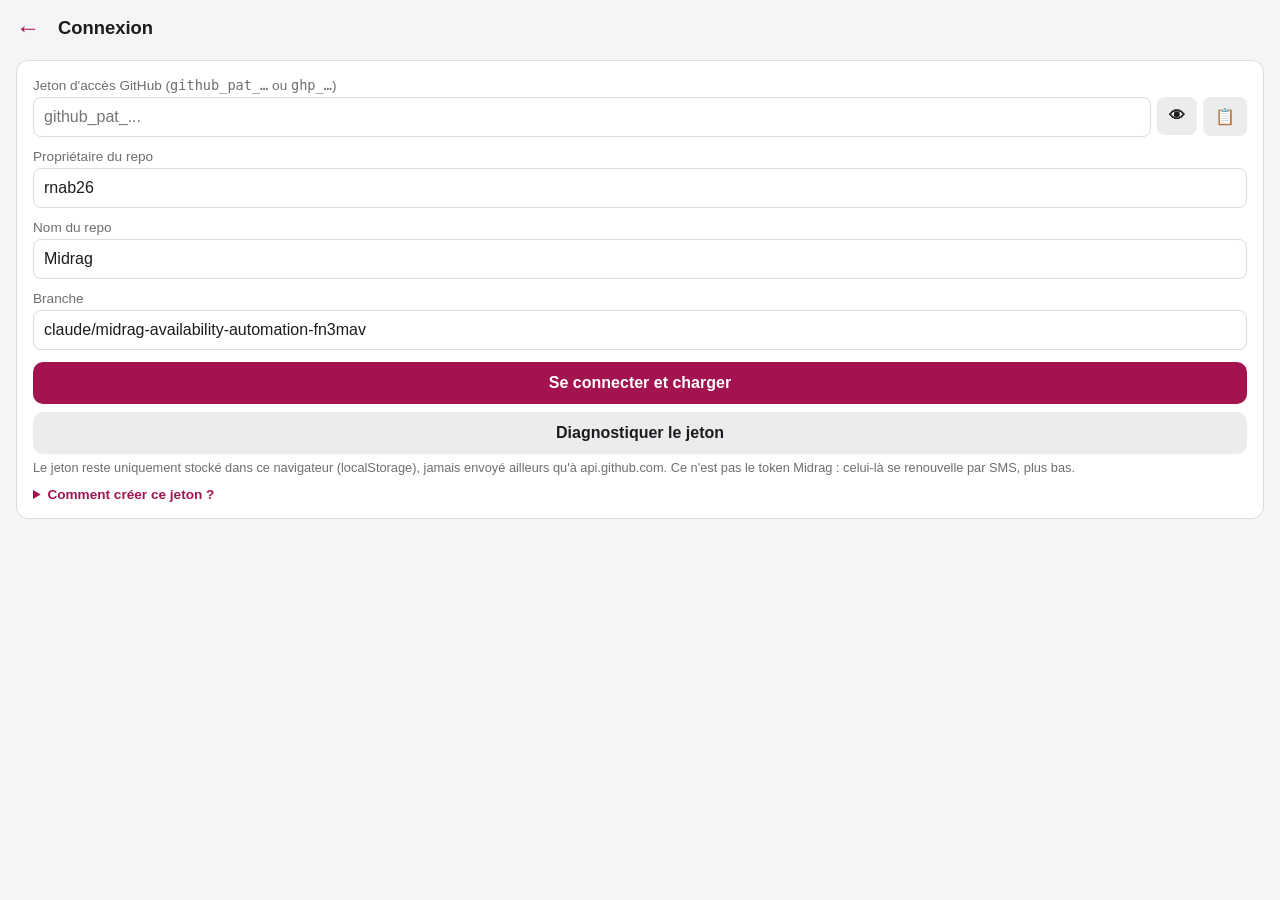
<file: docs/index.html>
<!doctype html>
<html lang="fr">
<head>
<meta charset="utf-8">
<meta name="viewport" content="width=device-width, initial-scale=1">
<title>Midrag — planning de disponibilité</title>
<link rel="manifest" href="manifest.webmanifest">
<meta name="theme-color" content="#a3134f">
<link rel="icon" type="image/png" href="icons/icon-192.png">
<link rel="apple-touch-icon" href="icons/icon-192.png">
<style>
  :root {
    --bg: #f5f5f7;
    --card: #ffffff;
    --text: #1c1c1e;
    --muted: #6e6e73;
    --border: #dcdce0;
    --accent: #a3134f;
    --accent-dark: #7d0e3d;
    --ok: #1e7e34;
    --err: #b3261e;
    --today-bg: #fdeef4;
  }
  * { box-sizing: border-box; }
  body {
    margin: 0;
    font-family: -apple-system, BlinkMacSystemFont, "Segoe UI", Roboto, Arial, sans-serif;
    background: var(--bg);
    color: var(--text);
    padding: 16px;
    padding-bottom: 140px;
  }
  h1 {
    font-size: 1.3rem;
    margin: 0 0 4px;
  }
  .sub {
    color: var(--muted);
    font-size: 0.9rem;
    margin-bottom: 16px;
  }
  .card {
    background: var(--card);
    border: 1px solid var(--border);
    border-radius: 12px;
    padding: 16px;
    margin-bottom: 16px;
  }
  .card h2 {
    font-size: 1rem;
    margin: 0 0 12px;
  }
  label {
    display: block;
    font-size: 0.85rem;
    color: var(--muted);
    margin-bottom: 4px;
  }
  input[type=text], input[type=password], input[type=number], select {
    width: 100%;
    padding: 10px;
    border: 1px solid var(--border);
    border-radius: 8px;
    font-size: 1rem;
    margin-bottom: 12px;
    background: #fff;
    color: var(--text);
  }
  .pat-row {
    display: flex;
    gap: 6px;
    align-items: flex-start;
  }
  .pat-row input { flex: 1; margin-bottom: 12px; }
  .pat-btn {
    background: #ececef;
    color: var(--text);
    width: auto;
    padding: 10px 12px;
    border-radius: 8px;
    font-size: 1rem;
    flex-shrink: 0;
  }
  button {
    appearance: none;
    border: none;
    border-radius: 10px;
    padding: 12px 18px;
    font-size: 1rem;
    font-weight: 600;
    cursor: pointer;
  }
  .btn-primary {
    background: var(--accent);
    color: #fff;
    width: 100%;
  }
  .btn-primary:active { background: var(--accent-dark); }
  .btn-secondary {
    background: #ececef;
    color: var(--text);
    width: 100%;
  }
  .btn-primary:disabled, .btn-secondary:disabled {
    opacity: 0.5;
  }
  /* --- Barre du haut, menu, panneaux --- */
  .topbar {
    position: sticky; top: 0; z-index: 20;
    display: flex; align-items: center; gap: 12px;
    margin: -16px -16px 12px; padding: 12px 16px;
    background: var(--bg); border-bottom: 1px solid var(--border);
  }
  .topbar-title { font-weight: 700; font-size: 1.1rem; flex: 1; }
  .menu-btn { position: relative; background: var(--card); border: 1px solid var(--border); color: var(--text); font-size: 1.3rem; line-height: 1; padding: 8px 12px; border-radius: 10px; }
  .menu-btn .dot { display: none; position: absolute; top: 4px; right: 4px; width: 10px; height: 10px; border-radius: 50%; background: var(--err); border: 2px solid var(--bg); }
  .menu-btn.alert .dot { display: block; }
  .pill { font-size: 0.8rem; font-weight: 600; padding: 6px 12px; border-radius: 999px; background: #eceef0; color: var(--muted); }
  .pill.ok { background: #e6f4ea; color: var(--ok); }
  .pill.warn { background: #fff3d6; color: #8a5a00; }
  .pill.err { background: #fbe9e7; color: var(--err); }
  .backdrop { display: none; position: fixed; inset: 0; background: rgba(0,0,0,.4); z-index: 50; }
  .backdrop.open { display: block; }
  .drawer {
    position: fixed; top: 0; bottom: 0; left: 0; z-index: 60;
    width: min(82vw, 320px); background: var(--card); padding: 16px 12px;
    display: flex; flex-direction: column; gap: 4px;
    transform: translateX(-102%); transition: transform .2s ease; overflow-y: auto;
  }
  .drawer.open { transform: none; box-shadow: 4px 0 24px rgba(0,0,0,.2); }
  .drawer-title { font-weight: 700; font-size: 1.1rem; padding: 4px 12px 12px; }
  .drawer-item { width: 100%; text-align: left; background: none; color: var(--text); font-weight: 500; font-size: 1rem; padding: 14px 12px; border-radius: 10px; display: flex; justify-content: space-between; align-items: center; }
  .drawer-item:active { background: #f0f0f3; }
  .drawer-item .tag { font-size: 0.7rem; font-weight: 700; color: #fff; background: var(--err); border-radius: 999px; padding: 2px 8px; display: none; }
  .drawer-item.alert .tag { display: inline-block; }
  .panel { position: fixed; inset: 0; z-index: 40; background: var(--bg); overflow-y: auto; padding: 0 16px 48px; }
  .panel[hidden] { display: none; }
  .panel-head { position: sticky; top: 0; z-index: 1; background: var(--bg); display: flex; align-items: center; gap: 8px; padding: 12px 0; margin-bottom: 4px; }
  .panel-head h2 { margin: 0; font-size: 1.15rem; }
  .back-btn { background: none; color: var(--accent); font-size: 1.5rem; line-height: 1; padding: 4px 10px 4px 0; width: auto; }
  .panel .card > h2 { display: none; }
  .panel-empty { display: none; background: var(--card); border: 1px solid var(--border); border-radius: 12px; padding: 16px; color: var(--muted); font-size: 0.9rem; }
  body:not(.connected) .panel:not([data-panel="auth"]) .panel-empty { display: block; }
  .savebar { position: fixed; left: 0; right: 0; bottom: 0; z-index: 30; background: var(--bg); border-top: 1px solid var(--border); padding: 10px 16px calc(10px + env(safe-area-inset-bottom)); }
  .savebar .status { margin: 0 0 8px; }
  /* --- Calendrier : un bloc par jour, des compartiments côte à côte --- */
  .date-block {
    background: var(--card); border: 1px solid var(--border); border-radius: 14px;
    padding: 12px; margin-bottom: 12px; box-shadow: 0 1px 3px rgba(0,0,0,.05);
  }
  .date-block.today { border-color: var(--accent); box-shadow: 0 0 0 2px var(--today-bg), 0 1px 3px rgba(0,0,0,.05); }
  .date-head { display: flex; justify-content: space-between; align-items: center; gap: 8px; margin-bottom: 10px; }
  .date-label { font-weight: 700; font-size: 0.95rem; }
  .date-label .badge-today {
    display: inline-block; font-size: 0.65rem; font-weight: 700; color: #fff;
    background: var(--accent); border-radius: 999px; padding: 2px 8px; margin-left: 6px; vertical-align: middle;
  }
  #schedule-card { background: none; border: none; padding: 0; margin-bottom: 8px; }
  #schedule-card > h2 { margin-bottom: 6px; }
  .slots { display: flex; flex-wrap: wrap; gap: 8px; }
  .slot-row {
    flex: 1 1 calc(50% - 4px); min-width: 0; display: flex; flex-direction: column; gap: 6px;
    padding: 8px; background: #fafafb; border: 1px solid var(--border); border-left: 5px solid #c4c7cc; border-radius: 10px;
  }
  .slot-row.m-now { border-left-color: #2e9e5b; background: #f3fbf6; }
  .slot-row.m-today { border-left-color: #e0a100; background: #fffaf0; }
  .slot-row.m-tomorrow { border-left-color: #2f6fd6; background: #f3f7fe; }
  .slot-row.m-unavailable { border-left-color: #8b9097; background: #f3f4f5; }
  .slot-top { display: flex; align-items: center; gap: 2px; }
  .slot-row select { margin-bottom: 0; padding: 7px 4px; font-size: 0.8rem; flex: 1; min-width: 0; }
  .slot-row .times { display: none; flex-direction: column; gap: 6px; }
  .slot-row .times.active { display: flex; }
  .slot-row .time-inputs { display: flex; flex-direction: column; gap: 4px; }
  .slot-row .time-row { display: flex; align-items: center; gap: 6px; font-size: 0.75rem; color: var(--muted); }
  .slot-row .time-row span { width: 14px; flex: none; }
  .slot-row .times input[type=time] { flex: 1; width: 0; min-width: 0; padding: 6px 4px; margin-bottom: 0; font-size: 0.85rem; }
  .full-day-label { display: flex; align-items: center; gap: 6px; font-size: 0.78rem; color: var(--muted); margin: 0; }
  .full-day-label input { width: auto; margin: 0; }
  .remove-slot-btn { background: none; color: var(--muted); font-size: 1rem; padding: 4px 6px; width: auto; }
  .remove-slot-btn:disabled { visibility: hidden; }
  .add-slot-btn { background: none; border: 1px dashed var(--accent); color: var(--accent); font-size: 0.8rem; padding: 6px 10px; width: auto; border-radius: 8px; white-space: nowrap; }
  .status {
    font-size: 0.9rem;
    margin-top: 10px;
    padding: 10px;
    border-radius: 8px;
    display: none;
  }
  .status.show { display: block; }
  .status.ok { background: #e6f4ea; color: var(--ok); }
  .status.err { background: #fbe9e7; color: var(--err); }
  .status.pending { background: #eef1f3; color: var(--muted); }
  details { font-size: 0.85rem; color: var(--muted); }
  summary { cursor: pointer; color: var(--accent); font-weight: 600; }
  .hint { font-size: 0.8rem; color: var(--muted); margin-top: 6px; margin-bottom: 12px; }
  .state-line {
    display: flex;
    justify-content: space-between;
    align-items: baseline;
    gap: 12px;
    padding: 8px 0;
    border-bottom: 1px solid var(--border);
    font-size: 0.9rem;
  }
  .state-line:last-of-type { border-bottom: none; }
  .state-line .k { color: var(--muted); }
  .state-line .v { font-weight: 600; text-align: right; }
  .v.ok { color: var(--ok); }
  .v.err { color: var(--err); }
  .v.warn { color: #b26a00; }
  .banner {
    background: #fbe9e7;
    color: var(--err);
    border-radius: 8px;
    padding: 12px;
    font-size: 0.9rem;
    margin-bottom: 12px;
  }
  .banner a { color: inherit; }
</style>
</head>
<body>

<header class="topbar">
  <button type="button" class="menu-btn" id="menu-btn" aria-label="Menu">☰<span class="dot"></span></button>
  <div class="topbar-title">Midrag</div>
  <button type="button" class="pill off" id="bot-pill">Non connecté</button>
</header>

<div class="backdrop" id="backdrop"></div>
<nav class="drawer" id="drawer" aria-label="Menu">
  <div class="drawer-title">Menu</div>
  <button type="button" class="drawer-item" data-open="state">📊 État du bot <span class="tag">!</span></button>
  <button type="button" class="drawer-item" data-open="token">🔑 Renouveler le token <span class="tag">!</span></button>
  <button type="button" class="drawer-item" data-open="notify">🔔 Notifications</button>
  <button type="button" class="drawer-item" data-open="settings">⚙️ Réglages</button>
  <button type="button" class="drawer-item" data-open="auth">🔌 Connexion</button>
  <button type="button" class="drawer-item" id="install-btn" style="display:none;">📲 Installer l'application</button>
</nav>

<div class="card" id="schedule-card" style="display:none;">
  <h2>Calendrier de disponibilité</h2>
  <div class="hint" style="margin-top:0;">Tu peux ajouter plusieurs créneaux sur une même journée (ex: 10h-14h puis 18h-21h) avec "+ Ajouter un créneau". En dehors des créneaux configurés, le bot ne touche à rien — Midrag applique alors sa propre expiration automatique (voir l'explication dans le chat).</div>
  <div id="dates-list"></div>
  <button class="btn-secondary" id="more-btn" style="margin-top:4px;">+ Voir 7 jours de plus</button>
</div>

<div class="savebar">
  <div class="status js-status" id="status"></div>
  <button class="btn-primary js-save" id="save-btn">Enregistrer le planning</button>
</div>

<section class="panel" id="panel-auth" data-panel="auth" hidden>
  <div class="panel-head"><button type="button" class="back-btn" data-close aria-label="Retour">←</button><h2>Connexion</h2></div>
  <div class="panel-empty">Connecte-toi d'abord : menu ☰ → Connexion.</div>
<div class="card" id="auth-card">
  <h2>Connexion</h2>
  <label for="pat">Jeton d'accès GitHub (<code>github_pat_…</code> ou <code>ghp_…</code>)</label>
  <div class="pat-row">
    <input type="password" id="pat" placeholder="github_pat_..." autocomplete="off">
    <button type="button" class="pat-btn" id="pat-toggle" title="Afficher/masquer">👁</button>
    <button type="button" class="pat-btn" id="pat-copy" title="Copier">📋</button>
  </div>
  <label for="owner">Propriétaire du repo</label>
  <input type="text" id="owner" value="rnab26">
  <label for="repo">Nom du repo</label>
  <input type="text" id="repo" value="Midrag">
  <label for="branch">Branche</label>
  <input type="text" id="branch" value="claude/midrag-availability-automation-fn3mav">
  <div class="hint" id="pat-warning" style="display:none;color:var(--err);"></div>
  <button class="btn-primary" id="connect-btn">Se connecter et charger</button>
  <button class="btn-secondary" id="diag-btn" style="margin-top:8px;">Diagnostiquer le jeton</button>
  <div id="pat-diag" style="display:none;margin-top:10px;font-size:0.85rem;line-height:1.5;"></div>
  <div class="hint">Le jeton reste uniquement stocké dans ce navigateur (localStorage), jamais envoyé ailleurs qu'à api.github.com. Ce n'est pas le token Midrag : celui-là se renouvelle par SMS, plus bas.</div>
  <details>
    <summary>Comment créer ce jeton ?</summary>
    <p>GitHub → ton avatar → Settings → Developer settings → Personal access tokens → Fine-grained tokens → Generate new token.</p>
    <p>Repository access : seulement "Midrag". Permissions, toutes en <strong>Read and write</strong> : <strong>Contents</strong> (planning), <strong>Secrets</strong> (renouvellement du token Midrag), <strong>Actions</strong> (exécutions), <strong>Issues</strong> (état du bot) et <strong>Workflows</strong> (fréquence). Copie le jeton généré et colle-le ici.</p>
    <p>Sur un jeton déjà créé, les permissions se modifient sans changer sa valeur : <a href="https://github.com/settings/personal-access-tokens" target="_blank" rel="noopener">liste des fine-grained tokens</a> → ton jeton → section <em>Repository permissions</em> → <em>Update token</em>.</p>
    <p><strong>Plus simple si la liste des permissions te résiste</strong> : un <a href="https://github.com/settings/tokens/new" target="_blank" rel="noopener">jeton classique</a> avec les deux cases <code>repo</code> et <code>workflow</code> couvre tout d'un coup (il commence par <code>ghp_</code>). Contrepartie : il donne accès à tous tes repos, pas seulement Midrag.</p>
    <p>En cas de doute, le bouton « Diagnostiquer le jeton » teste chaque permission une par une et dit laquelle manque.</p>
  </details>
</div>

</section>

<section class="panel" id="panel-state" data-panel="state" hidden>
  <div class="panel-head"><button type="button" class="back-btn" data-close aria-label="Retour">←</button><h2>État du bot</h2></div>
  <div class="panel-empty">Connecte-toi d'abord : menu ☰ → Connexion.</div>
<div class="card" id="state-card" style="display:none;">
  <h2>État du bot</h2>
  <div id="state-banner" class="banner" style="display:none;"></div>
  <div class="state-line"><span class="k">Dernière exécution</span><span class="v" id="state-run">…</span></div>
  <div class="state-line"><span class="k">Token Midrag</span><span class="v" id="state-token">…</span></div>
  <button class="btn-secondary" id="refresh-state-btn" style="margin-top:12px;">Rafraîchir l'état</button>
  <div class="status js-status"></div>
</div>

</section>

<section class="panel" id="panel-token" data-panel="token" hidden>
  <div class="panel-head"><button type="button" class="back-btn" data-close aria-label="Retour">←</button><h2>Renouveler le token</h2></div>
  <div class="panel-empty">Connecte-toi d'abord : menu ☰ → Connexion.</div>
<div class="card" id="token-card" style="display:none;">
  <h2>Renouveler le token Midrag</h2>

  <div id="renew-setup" style="display:none;">
    <div class="hint" style="margin-top:0;">À faire <strong>une seule fois</strong>. Tes identifiants Midrag sont rangés dans les secrets chiffrés du repo (jamais dans le code). Le jeton GitHub de cette page y est copié aussi, pour que le renouvellement puisse s'écrire tout seul.</div>
    <label for="renew-sp">Code fournisseur (קוד ספק)</label>
    <input type="text" id="renew-sp" inputmode="numeric" autocomplete="off" placeholder="12345">
    <label for="renew-phone">Téléphone Midrag</label>
    <input type="text" id="renew-phone" inputmode="numeric" autocomplete="off" placeholder="0501234567">
    <label for="renew-company">N° entreprise (עוסק/חברה)</label>
    <input type="text" id="renew-company" inputmode="numeric" autocomplete="off">
    <button class="btn-primary" id="renew-activate-btn">Activer le renouvellement</button>
  </div>

  <div id="renew-start" style="display:none;">
    <div class="hint" style="margin-top:0;">Le token dure environ un mois. Touche le bouton : Midrag t'envoie un code par SMS, tu le tapes ici, c'est fini.</div>
    <button class="btn-primary" id="renew-send-btn">Renouveler le token</button>
    <button class="btn-secondary" id="renew-edit-btn" style="margin-top:8px;">Modifier mes identifiants</button>
  </div>

  <div id="renew-code" style="display:none;">
    <label for="renew-code-input">Code reçu par SMS (6 chiffres)</label>
    <input type="text" id="renew-code-input" inputmode="numeric" autocomplete="one-time-code" maxlength="6" placeholder="123456">
    <button class="btn-primary" id="renew-verify-btn">Valider le code</button>
    <button class="btn-secondary" id="renew-resend-btn" style="margin-top:8px;">Recevoir un nouveau code</button>
  </div>

  <div class="status" id="token-status"></div>

</div>

</section>

<section class="panel" id="panel-notify" data-panel="notify" hidden>
  <div class="panel-head"><button type="button" class="back-btn" data-close aria-label="Retour">←</button><h2>Notifications</h2></div>
  <div class="panel-empty">Connecte-toi d'abord : menu ☰ → Connexion.</div>
<div class="card" id="notify-card" style="display:none;">
  <h2>Notifications sur ce téléphone</h2>
  <div class="hint" style="margin-top:0;">Reçois une notification quand le token Midrag doit être renouvelé (une par jour, à l'heure réglée dans Réglages, pendant les jours qui précèdent l'expiration) ou quand le bot est bloqué. Un seul appareil à la fois : le dernier sur lequel tu les actives.</div>
  <div id="notify-off" style="display:none;">
    <button class="btn-primary" id="notify-enable-btn">Activer les notifications</button>
  </div>
  <div id="notify-on" style="display:none;">
    <button class="btn-secondary" id="notify-test-btn">Envoyer une notification test</button>
    <button class="btn-secondary" id="notify-disable-btn" style="margin-top:8px;">Désactiver</button>
  </div>
  <div class="hint" id="install-hint" style="display:none;">Pour des notifications fiables, installe l'application : menu Chrome ⋮ → « Installer l'application ».</div>
  <div class="status" id="notify-status"></div>
</div>

</section>

<section class="panel" id="panel-settings" data-panel="settings" hidden>
  <div class="panel-head"><button type="button" class="back-btn" data-close aria-label="Retour">←</button><h2>Réglages</h2></div>
  <div class="panel-empty">Connecte-toi d'abord : menu ☰ → Connexion.</div>
<div class="card" id="settings-card" style="display:none;">
  <h2>Réglages</h2>
  <label for="sector">Secteur Midrag (sectorId)</label>
  <input type="number" id="sector" value="21">

  <label for="cadence">Fréquence de réactualisation</label>
  <select id="cadence">
    <option value="5">Toutes les 5 minutes</option>
    <option value="10">Toutes les 10 minutes</option>
    <option value="15" selected>Toutes les 15 minutes</option>
    <option value="20">Toutes les 20 minutes</option>
    <option value="30">Toutes les 30 minutes</option>
    <option value="45">Toutes les 45 minutes</option>
    <option value="60">Toutes les heures</option>
  </select>
  <div class="hint">Doit rester bien en dessous d'1h (l'expiration de "disponible maintenant"). 15 min laisse une bonne marge ; 45/60 min laissent moins de marge en cas de délai GitHub.</div>

  <label for="alert-days">Prévenir avant l'expiration du token</label>
  <select id="alert-days">
    <option value="1">1 jour avant</option>
    <option value="2">2 jours avant</option>
    <option value="3" selected>3 jours avant</option>
    <option value="5">5 jours avant</option>
    <option value="7">7 jours avant</option>
  </select>
  <div class="hint">À partir de ce délai, le bot t'envoie une notification par jour et ouvre une issue d'avertissement — une seule, refermée toute seule dès que le token est renouvelé. Sans ça, tu n'es prévenu qu'une fois la disponibilité déjà tombée.</div>

  <label for="notify-hour">Heure de la notification de rappel</label>
  <select id="notify-hour">
    <option value="6">06h00</option>
    <option value="7">07h00</option>
    <option value="8">08h00</option>
    <option value="9" selected>09h00</option>
    <option value="10">10h00</option>
    <option value="11">11h00</option>
    <option value="12">12h00</option>
    <option value="13">13h00</option>
    <option value="14">14h00</option>
    <option value="15">15h00</option>
    <option value="16">16h00</option>
    <option value="17">17h00</option>
    <option value="18">18h00</option>
    <option value="19">19h00</option>
    <option value="20">20h00</option>
    <option value="21">21h00</option>
    <option value="22">22h00</option>
  </select>
  <div class="hint">Heure d'Israël. La notification ne part que si tu as activé les notifications (menu → Notifications).</div>

  <label for="planning-alert-days">Prévenir avant la fin du planning</label>
  <select id="planning-alert-days">
    <option value="1">1 jour avant</option>
    <option value="2" selected>2 jours avant</option>
    <option value="3">3 jours avant</option>
    <option value="5">5 jours avant</option>
    <option value="7">7 jours avant</option>
  </select>
  <div class="hint">Le planning est daté jour par jour : quand la dernière date est passée, le bot tourne sans rien repointer. Une issue s'ouvre à l'approche de cette date, et se referme dès que tu remets des créneaux. Un jour réglé sur « Pas disponible » compte comme configuré.</div>

  <button class="btn-primary js-save" id="save-btn-2">Enregistrer les réglages</button>
  <div class="status js-status"></div>
</div>
</section>

<script>
const DAY_NAMES = ["Dimanche", "Lundi", "Mardi", "Mercredi", "Jeudi", "Vendredi", "Samedi"];
const MONTH_NAMES = ["janvier", "février", "mars", "avril", "mai", "juin", "juillet", "août", "septembre", "octobre", "novembre", "décembre"];
const MODES = [
  { value: "", label: "Ne rien faire" },
  { value: "now", label: "Dispo maintenant" },
  { value: "today", label: "Dispo aujourd'hui" },
  { value: "tomorrow", label: "Dispo demain" },
  { value: "unavailable", label: "Pas dispo" },
];
const CONFIG_PATH = "midrag_bot/config.yaml";
const DEFAULT_ALERT_DAYS = "3";
const DEFAULT_PLANNING_ALERT_DAYS = "2";
const DEFAULT_NOTIFY_HOUR = "9";
const WORKFLOW_PATH = ".github/workflows/midrag-availability.yml";
const INITIAL_DAYS = 14;
const EXTEND_DAYS = 7;

const $ = (id) => document.getElementById(id);
let visibleDates = [];

let statusTimer = null;
function setStatus(kind, msg) {
  document.querySelectorAll(".js-status").forEach((el) => {
    el.className = "status js-status show " + kind;
    el.textContent = msg;
  });
  // Un succès s'efface seul : la barre du bas ne doit pas rester encombrée.
  clearTimeout(statusTimer);
  if (kind === "ok") {
    statusTimer = setTimeout(() => {
      document.querySelectorAll(".js-status").forEach((el) => { el.className = "status js-status"; });
    }, 6000);
  }
}

function todayJerusalem() {
  return new Intl.DateTimeFormat("en-CA", { timeZone: "Asia/Jerusalem" }).format(new Date());
}

function addDaysStr(dateStr, n) {
  const [y, m, d] = dateStr.split("-").map(Number);
  const dt = new Date(Date.UTC(y, m - 1, d));
  dt.setUTCDate(dt.getUTCDate() + n);
  return dt.toISOString().slice(0, 10);
}

function formatDateLabel(dateStr) {
  const [y, m, d] = dateStr.split("-").map(Number);
  const dt = new Date(Date.UTC(y, m - 1, d));
  return `${DAY_NAMES[dt.getUTCDay()]} ${d} ${MONTH_NAMES[m - 1]}`;
}

function apiBase() {
  return `https://api.github.com/repos/${$("owner").value.trim()}/${$("repo").value.trim()}`;
}

async function ghGet(path) {
  const branch = $("branch").value.trim();
  const cacheBust = Date.now();
  const res = await fetch(`${apiBase()}/contents/${path}?ref=${encodeURIComponent(branch)}&_=${cacheBust}`, {
    cache: "no-store",
    headers: {
      Authorization: `Bearer ${$("pat").value.trim()}`,
      Accept: "application/vnd.github+json",
    },
  });
  if (!res.ok) throw new Error(`Lecture ${path} a échoué (${res.status})`);
  const json = await res.json();
  const content = decodeURIComponent(escape(atob(json.content.replace(/\n/g, ""))));
  return { content, sha: json.sha };
}

async function ghPut(path, content, sha, message) {
  const branch = $("branch").value.trim();
  const res = await fetch(`${apiBase()}/contents/${path}`, {
    method: "PUT",
    headers: {
      Authorization: `Bearer ${$("pat").value.trim()}`,
      Accept: "application/vnd.github+json",
      "Content-Type": "application/json",
    },
    body: JSON.stringify({
      message,
      content: btoa(unescape(encodeURIComponent(content))),
      sha,
      branch,
    }),
  });
  if (!res.ok) {
    const body = await res.text();
    throw new Error(`Écriture ${path} a échoué (${res.status}): ${body}`);
  }
  return res.json();
}

function updateRemoveButtons(dateBlock) {
  const rows = dateBlock.querySelectorAll(".slot-row");
  rows.forEach(r => {
    r.querySelector(".remove-slot-btn").disabled = rows.length <= 1;
  });
}

function addSlot(dateBlock, data) {
  const slots = dateBlock.querySelector(".slots");
  const slot = document.createElement("div");
  slot.className = "slot-row";
  slot.innerHTML = `
    <div class="slot-top">
      <select class="mode-select">
        ${MODES.map(m => `<option value="${m.value}">${m.label}</option>`).join("")}
      </select>
      <button type="button" class="remove-slot-btn" title="Supprimer ce créneau">✕</button>
    </div>
    <div class="times">
      <div class="time-inputs">
        <label class="time-row"><span>De</span><input type="time" class="start-input" value="08:00"></label>
        <label class="time-row"><span>À</span><input type="time" class="end-input" value="20:00"></label>
      </div>
      <label class="full-day-label">
        <input type="checkbox" class="full-day-check">
        Toute la journée
      </label>
    </div>
  `;
  slots.appendChild(slot);

  const select = slot.querySelector(".mode-select");
  const times = slot.querySelector(".times");
  const fullDay = slot.querySelector(".full-day-check");
  const timeInputs = slot.querySelector(".time-inputs");
  const removeBtn = slot.querySelector(".remove-slot-btn");

  const tint = () => {
    slot.className = "slot-row" + (select.value ? " m-" + select.value : "");
  };
  select.addEventListener("change", () => {
    times.classList.toggle("active", select.value !== "");
    tint();
  });
  fullDay.addEventListener("change", () => {
    timeInputs.style.display = fullDay.checked ? "none" : "flex";
  });
  removeBtn.addEventListener("click", () => {
    slot.remove();
    updateRemoveButtons(dateBlock);
  });

  if (data) {
    select.value = data.mode;
    slot.querySelector(".start-input").value = data.start;
    slot.querySelector(".end-input").value = data.end;
    times.classList.add("active");
    tint();
    const isFullDay = data.start === "00:00" && data.end === "23:59";
    fullDay.checked = isFullDay;
    timeInputs.style.display = isFullDay ? "none" : "flex";
  }

  updateRemoveButtons(dateBlock);
}

function addDateBlock(dateStr) {
  const list = $("dates-list");
  const block = document.createElement("div");
  block.className = "date-block" + (dateStr === todayJerusalem() ? " today" : "");
  block.dataset.date = dateStr;
  const todayBadge = dateStr === todayJerusalem() ? '<span class="badge-today">AUJOURD\'HUI</span>' : "";
  block.innerHTML = `
    <div class="date-head">
      <div class="date-label">${formatDateLabel(dateStr)}${todayBadge}</div>
      <button type="button" class="add-slot-btn">+ Créneau</button>
    </div>
    <div class="slots"></div>
  `;
  list.appendChild(block);
  addSlot(block, null);
  block.querySelector(".add-slot-btn").addEventListener("click", () => addSlot(block, null));
}

function appendDates(count) {
  let next = visibleDates.length ? addDaysStr(visibleDates[visibleDates.length - 1], 1) : todayJerusalem();
  for (let i = 0; i < count; i++) {
    addDateBlock(next);
    visibleDates.push(next);
    next = addDaysStr(next, 1);
  }
}

function ensureDateVisible(dateStr) {
  let guard = 0;
  while (visibleDates.length && dateStr > visibleDates[visibleDates.length - 1] && guard < 500) {
    appendDates(EXTEND_DAYS);
    guard++;
  }
}

function parseConfig(yamlText) {
  const sectorMatch = yamlText.match(/sector_id:\s*(\d+)/);
  if (sectorMatch) $("sector").value = sectorMatch[1];

  const alertMatch = yamlText.match(/token_alert_days:\s*(\d+)/);
  $("alert-days").value = alertMatch && $("alert-days").querySelector(`option[value="${alertMatch[1]}"]`)
    ? alertMatch[1]
    : DEFAULT_ALERT_DAYS;

  const notifyMatch = yamlText.match(/notify_hour:\s*(\d+)/);
  $("notify-hour").value = notifyMatch && $("notify-hour").querySelector(`option[value="${notifyMatch[1]}"]`)
    ? notifyMatch[1]
    : DEFAULT_NOTIFY_HOUR;

  const planningMatch = yamlText.match(/planning_alert_days:\s*(\d+)/);
  $("planning-alert-days").value = planningMatch && $("planning-alert-days").querySelector(`option[value="${planningMatch[1]}"]`)
    ? planningMatch[1]
    : DEFAULT_PLANNING_ALERT_DAYS;

  const windowRe = /-\s*date:\s*"([^"]*)"\s*\n\s*start:\s*"([^"]*)"\s*\n\s*end:\s*"([^"]*)"\s*\n\s*mode:\s*"([^"]*)"/g;
  const byDate = {};
  let m;
  while ((m = windowRe.exec(yamlText)) !== null) {
    const d = m[1];
    if (!byDate[d]) byDate[d] = [];
    byDate[d].push({ start: m[2], end: m[3], mode: m[4] });
  }

  for (const dateStr of Object.keys(byDate)) ensureDateVisible(dateStr);

  document.querySelectorAll(".date-block").forEach(block => {
    const entries = byDate[block.dataset.date];
    block.querySelector(".slots").innerHTML = "";
    if (entries && entries.length) {
      entries.forEach(e => addSlot(block, e));
    } else {
      addSlot(block, null);
    }
  });
}

function parseCadence(workflowText) {
  const stepMatch = workflowText.match(/cron:\s*"\*\/(\d+) \* \* \* \*"/);
  if (stepMatch) { $("cadence").value = stepMatch[1]; return; }
  if (/cron:\s*"0 \* \* \* \*"/.test(workflowText)) { $("cadence").value = "60"; }
}

function cronForCadence(minutes) {
  return minutes === "60" ? "0 * * * *" : `*/${minutes} * * * *`;
}

function replaceCadence(workflowText, minutes) {
  return workflowText.replace(
    /cron:\s*"(\*\/\d+ \* \* \* \*|0 \* \* \* \*)"/,
    `cron: "${cronForCadence(minutes)}"`
  );
}

function buildConfigYaml() {
  const sectorId = $("sector").value.trim() || "21";
  const lines = [
    "# Configuration du bot de disponibilité Midrag",
    "# Généré par la page docs/index.html — modifie via cette page plutôt qu'à la main.",
    "",
    'timezone: "Asia/Jerusalem"',
    "",
    `sector_id: ${sectorId}`,
    "",
    "# Combien de jours avant l'expiration du token Midrag une issue",
    "# d'avertissement est ouverte (réglable depuis la page de configuration).",
    `token_alert_days: ${$("alert-days").value || DEFAULT_ALERT_DAYS}`,
    "",
    "# Heure (Asia/Jerusalem) de la notification quotidienne de rappel du token",
    "# (réglable depuis la page de configuration).",
    `notify_hour: ${$("notify-hour").value || DEFAULT_NOTIFY_HOUR}`,
    "",
    "# Combien de jours avant la fin du planning une issue d'avertissement est",
    "# ouverte (réglable depuis la page de configuration).",
    `planning_alert_days: ${$("planning-alert-days").value || DEFAULT_PLANNING_ALERT_DAYS}`,
    "",
    "schedule:",
  ];
  let any = false;
  document.querySelectorAll(".date-block").forEach(block => {
    const date = block.dataset.date;
    block.querySelectorAll(".slot-row").forEach(slot => {
      const mode = slot.querySelector(".mode-select").value;
      if (!mode) return;
      any = true;
      const fullDay = slot.querySelector(".full-day-check").checked;
      const start = fullDay ? "00:00" : (slot.querySelector(".start-input").value || "00:00");
      const end = fullDay ? "23:59" : (slot.querySelector(".end-input").value || "23:59");
      lines.push(`  - date: "${date}"`);
      lines.push(`    start: "${start}"`);
      lines.push(`    end: "${end}"`);
      lines.push(`    mode: "${mode}"`);
    });
  });
  if (!any) lines.push("  []");
  return lines.join("\n") + "\n";
}

// Les deux jetons du projet se confondent facilement: le jeton GitHub
// commence par github_pat_ (ou ghp_ pour un jeton classique), le token
// Midrag est un JWT (eyJ...). Coller l'un à la place de l'autre donnait un
// « 401 » incompréhensible — autant nommer l'erreur.
const looksLikeJwt = (v) => /^eyJ[\w-]*\./.test(v);
const looksLikeGithubToken = (v) => /^(github_pat_|ghp_|gho_|ghu_|ghs_|ghr_)/.test(v);

const PAT_IS_MIDRAG = "Le champ « Jeton d'accès GitHub » contient un token Midrag (eyJ…). Remets-y ton jeton GitHub (github_pat_…) — le token Midrag ne se colle nulle part : il se renouvelle par SMS, plus bas.";

function patProblem() {
  const value = $("pat").value.trim();
  if (!value) return "Colle ton jeton GitHub dans la carte « Connexion ».";
  if (looksLikeJwt(value)) return PAT_IS_MIDRAG;
  if (!looksLikeGithubToken(value)) return "Le champ « Jeton d'accès GitHub » ne ressemble pas à un jeton GitHub : il devrait commencer par github_pat_.";
  return null;
}

function renderPatWarning() {
  const el = $("pat-warning");
  const value = $("pat").value.trim();
  const problem = value ? patProblem() : null;
  el.textContent = problem || "";
  el.style.display = problem ? "block" : "none";
}

// Diagnostic: chaque permission du jeton est testée sur l'endpoint qui la
// demande, pour dire laquelle manque au lieu d'un « 403 » global.
const DIAG_CHECKS = [
  { key: "identity", label: "Jeton reconnu par GitHub", url: () => "https://api.github.com/user",
    fix: "Le jeton est invalide, révoqué ou expiré : recrée-le." },
  { key: "repo", label: "Accès au repo", url: () => apiBase(),
    fix: "Ce jeton ne voit pas ce repo : dans « Repository access », choisis « Only select repositories » puis Midrag." },
  { key: "contents", label: "Contents (planning)", url: () => `${apiBase()}/contents/${CONFIG_PATH}`,
    fix: "Permission « Contents » manquante." },
  { key: "secrets", label: "Secrets (token Midrag)", url: () => `${apiBase()}/actions/secrets/public-key`,
    fix: "Permission « Secrets » manquante — c'est elle qui bloque l'enregistrement du token." },
  { key: "actions", label: "Actions (exécutions)", url: () => `${apiBase()}/actions/workflows`,
    fix: "Permission « Actions » manquante." },
  { key: "issues", label: "Issues (état du bot)", url: () => `${apiBase()}/issues?per_page=1`,
    fix: "Permission « Issues » manquante." },
];

async function diagnosePat() {
  const out = $("pat-diag");
  out.style.display = "block";
  const problem = patProblem();
  if (problem) { out.innerHTML = `<span style="color:var(--err);">${problem}</span>`; return; }

  $("diag-btn").disabled = true;
  out.textContent = "Test des permissions…";
  const results = {};
  const lines = [];
  for (const check of DIAG_CHECKS) {
    let res = null;
    try {
      res = await fetch(check.url() + (check.url().includes("?") ? "&" : "?") + "_=" + Date.now(),
        { cache: "no-store", headers: ghHeaders() });
    } catch (e) {
      lines.push(`⚠️ ${check.label} — réseau injoignable`);
      continue;
    }
    results[check.key] = res.ok;
    if (res.ok) {
      lines.push(`✔ ${check.label}`);
      continue;
    }
    let message = "";
    try { message = (await res.json()).message || ""; } catch (e) { /* pas de corps JSON */ }
    lines.push(`✘ <strong>${check.label}</strong> — ${res.status}${message ? " : " + message : ""}<br><span style="color:var(--muted);">${check.fix}</span>`);
  }

  // Un jeton créé en « Public Repositories (read-only) » lit le repo mais
  // n'obtient jamais d'écriture: le symptôme est lisible d'ici.
  if (results.repo && results.contents && !results.secrets && !results.actions && !results.issues) {
    lines.push('<br><strong>Diagnostic :</strong> ton jeton est très probablement en mode « Public Repositories (read-only) », qui est en lecture seule et ne peut recevoir aucune permission d\'écriture. Ouvre-le sur <a href="https://github.com/settings/personal-access-tokens" target="_blank" rel="noopener">GitHub</a>, section « Repository access » → « Only select repositories » → Midrag, puis règle les permissions.');
  } else if (results.secrets) {
    lines.push('<br><strong>Diagnostic :</strong> la lecture des secrets passe. Si l\'enregistrement du token échoue encore, c\'est que « Secrets » est en <em>Read-only</em> : mets-la sur <em>Read and write</em>.');
  }
  out.innerHTML = lines.join("<br>");
  $("diag-btn").disabled = false;
}

async function loadAll() {
  const problem = patProblem();
  if (problem) { setStatus("err", problem); return; }
  setStatus("pending", "Chargement…");
  try {
    const [cfg, wf] = await Promise.all([ghGet(CONFIG_PATH), ghGet(WORKFLOW_PATH)]);
    parseConfig(cfg.content);
    parseCadence(wf.content);
    $("schedule-card").style.display = "block";
    $("settings-card").style.display = "block";
    document.body.classList.add("connected");
    closePanel();
    $("token-card").style.display = "block";
    renewInit();
    notifyInit();
    setStatus("ok", "Connecté ✔ — planning chargé.");
    refreshState();
    localStorage.setItem("midrag_pat", $("pat").value.trim());
    localStorage.setItem("midrag_owner", $("owner").value.trim());
    localStorage.setItem("midrag_repo", $("repo").value.trim());
    localStorage.setItem("midrag_branch", $("branch").value.trim());
  } catch (e) {
    setStatus("err", e.message);
  }
}

async function saveAll() {
  setStatus("pending", "Enregistrement…");
  document.querySelectorAll(".js-save").forEach((b) => { b.disabled = true; });
  try {
    const cfg = await ghGet(CONFIG_PATH);
    await ghPut(CONFIG_PATH, buildConfigYaml(), cfg.sha, "Update schedule via config page");

    const wf = await ghGet(WORKFLOW_PATH);
    const newWf = replaceCadence(wf.content, $("cadence").value);
    if (newWf !== wf.content) {
      await ghPut(WORKFLOW_PATH, newWf, wf.sha, "Update refresh cadence via config page");
    }
    try {
      await dispatchRun();
      setTimeout(refreshState, 25000);
      setStatus("ok", "Enregistré ✔ — le bot s'applique sur Midrag dans un instant.");
    } catch (e) {
      setStatus("ok", `Enregistré ✔ — mais le passage immédiat a échoué (${e.message}) : il s'appliquera au prochain passage.`);
    }
  } catch (e) {
    setStatus("err", e.message);
  } finally {
    document.querySelectorAll(".js-save").forEach((b) => { b.disabled = false; });
  }
}

// Lance un passage du bot tout de suite (sinon le changement attend le passage
// suivant, ~15 min). Appelé après chaque enregistrement.
async function dispatchRun() {
  const res = await fetch(`${apiBase()}/actions/workflows/midrag-availability.yml/dispatches`, {
    method: "POST",
    headers: Object.assign(ghHeaders(), { "Content-Type": "application/json" }),
    body: JSON.stringify({ ref: $("branch").value.trim() }),
  });
  if (!res.ok) throw new Error(`HTTP ${res.status} — le jeton GitHub a besoin de « Actions: Read and write »`);
}

// ---------------------------------------------------------------------------
// État du bot : dernière exécution, alerte ouverte, expiration du token Midrag.
// Le job Actions reste vert même quand le bot est bloqué (sinon GitHub envoyait
// un mail par exécution) — c'est donc ici et dans l'issue de suivi que le
// problème doit se voir.
// ---------------------------------------------------------------------------
const ISSUE_TITLE = "⚠️ Bot Midrag : la disponibilité n'est plus maintenue";

function ghHeaders() {
  return {
    Authorization: `Bearer ${$("pat").value.trim()}`,
    Accept: "application/vnd.github+json",
  };
}

function formatDateTime(d) {
  return new Intl.DateTimeFormat("fr-FR", {
    timeZone: "Asia/Jerusalem", day: "2-digit", month: "2-digit",
    hour: "2-digit", minute: "2-digit",
  }).format(d);
}

function relativeAge(d) {
  const mins = Math.round((Date.now() - d.getTime()) / 60000);
  if (mins < 1) return "à l'instant";
  if (mins < 60) return `il y a ${mins} min`;
  const hours = Math.round(mins / 60);
  if (hours < 24) return `il y a ${hours} h`;
  return `il y a ${Math.round(hours / 24)} j`;
}

function setStateLine(id, text, kind) {
  const el = $(id);
  el.textContent = text;
  el.className = "v" + (kind ? " " + kind : "");
}

function renderTokenExpiry() {
  const stored = localStorage.getItem("midrag_token_exp");
  if (!stored) {
    setStateLine("state-token", "expiration inconnue", "warn");
    return;
  }
  const exp = new Date(stored);
  const days = Math.floor((exp.getTime() - Date.now()) / 86400000);
  if (days < 0) {
    setStateLine("state-token", `expiré le ${formatDateTime(exp)}`, "err");
  } else if (days <= 3) {
    setStateLine("state-token", `expire le ${formatDateTime(exp)} (dans ${days} j)`, "warn");
  } else {
    setStateLine("state-token", `valide jusqu'au ${formatDateTime(exp)}`, "ok");
  }
}

async function refreshState() {
  $("state-card").style.display = "block";
  await syncTokenExpiry();
  renderTokenExpiry();
  updatePill();

  try {
    const res = await fetch(
      `${apiBase()}/actions/workflows/midrag-availability.yml/runs?per_page=1&_=${Date.now()}`,
      { cache: "no-store", headers: ghHeaders() }
    );
    if (!res.ok) throw new Error(`${res.status}`);
    const run = (await res.json()).workflow_runs[0];
    if (!run) {
      setStateLine("state-run", "aucune exécution", "warn");
    } else {
      const at = new Date(run.run_started_at);
      const done = run.status === "completed";
      const ok = run.conclusion === "success";
      setStateLine(
        "state-run",
        `${done ? (ok ? "réussie" : "en échec") : "en cours"} · ${formatDateTime(at)} (${relativeAge(at)})`,
        done ? (ok ? "ok" : "err") : "warn"
      );
    }
  } catch (e) {
    setStateLine("state-run", "illisible — le jeton a besoin de « Actions: Read »", "warn");
  }

  const banner = $("state-banner");
  try {
    const res = await fetch(`${apiBase()}/issues?state=open&per_page=100&_=${Date.now()}`,
                            { cache: "no-store", headers: ghHeaders() });
    if (!res.ok) throw new Error(`${res.status}`);
    const alert = (await res.json()).find(i => i.title === ISSUE_TITLE && !i.pull_request);
    botBlocked = !!alert;
    if (alert) {
      banner.style.display = "block";
      banner.innerHTML = "⚠️ <strong>Le bot ne maintient plus ta disponibilité.</strong> " +
        `Menu ☰ → « Renouveler le token ». <a href="${alert.html_url}" target="_blank" rel="noopener">Voir le détail</a>`;
    } else {
      banner.style.display = "none";
    }
  } catch (e) {
    banner.style.display = "none";
  }
  updatePill();
}

// ---------------------------------------------------------------------------
// Renouvellement du token Midrag : chiffrement libsodium "sealed box" dans le
// navigateur, puis écriture directe du secret GitHub — pour éviter de passer
// par les réglages GitHub depuis un téléphone à chaque expiration.
// ---------------------------------------------------------------------------
const SODIUM_SCRIPTS = [
  "https://cdn.jsdelivr.net/npm/libsodium@0.7.15/dist/modules/libsodium.js",
  "https://cdn.jsdelivr.net/npm/libsodium-wrappers@0.7.15/dist/modules/libsodium-wrappers.js",
];

function loadScript(src) {
  return new Promise((resolve, reject) => {
    const el = document.createElement("script");
    el.src = src;
    el.onload = resolve;
    el.onerror = () => reject(new Error("Chargement de la librairie de chiffrement impossible — vérifie ta connexion."));
    document.head.appendChild(el);
  });
}

async function ensureSodium() {
  if (typeof sodium === "undefined") {
    for (const src of SODIUM_SCRIPTS) await loadScript(src);
  }
  await sodium.ready;
  return sodium;
}

function setTokenStatus(kind, msg) {
  const el = $("token-status");
  el.className = "status show " + kind;
  el.textContent = msg;
}

async function putSecret(name, value) {
  const s = await ensureSodium();
  const keyRes = await fetch(`${apiBase()}/actions/secrets/public-key`, { headers: ghHeaders() });
  if (keyRes.status === 401) {
    throw new Error("GitHub a refusé le jeton (401) : il est invalide, révoqué ou expiré. Vérifie le champ « Jeton d'accès GitHub » de la carte « Connexion » (👁 pour l'afficher) — il doit commencer par github_pat_.");
  }
  if (keyRes.status === 403 || keyRes.status === 404) {
    throw new Error("Le jeton GitHub n'a pas la permission « Secrets: Read and write » — ajoute-la au jeton (Settings → Developer settings → Fine-grained tokens → ton jeton → Repository permissions → Secrets → Read and write → Update token), puis réessaie.");
  }
  if (!keyRes.ok) throw new Error(`Clé publique du repo illisible (${keyRes.status})`);
  const { key, key_id } = await keyRes.json();

  const sealed = s.crypto_box_seal(
    s.from_string(value),
    s.from_base64(key, s.base64_variants.ORIGINAL)
  );
  const putRes = await fetch(`${apiBase()}/actions/secrets/${name}`, {
    method: "PUT",
    headers: Object.assign(ghHeaders(), { "Content-Type": "application/json" }),
    body: JSON.stringify({
      encrypted_value: s.to_base64(sealed, s.base64_variants.ORIGINAL),
      key_id,
    }),
  });
  if (!putRes.ok) {
    throw new Error(putRes.status === 403 || putRes.status === 404
      ? "Écriture du secret refusée : le jeton GitHub peut lire les secrets mais pas les écrire — mets la permission « Secrets » sur Read and write."
      : `Écriture du secret refusée (${putRes.status})`);
  }
}

// ---------------------------------------------------------------------------
// Renouvellement en un tap. Midrag exige un code SMS à chaque connexion, mais
// les 3 appels de connexion peuvent être faits par GitHub Actions (pas de CORS
// côté serveur) : le workflow midrag-renew.yml envoie le SMS (étape send),
// puis échange le code que tu tapes ici contre un token (étape verify).
// Voir midrag_bot/renew.py.
// ---------------------------------------------------------------------------
const RENEW_WORKFLOW = "midrag-renew.yml";
const RENEW_SETUP_SECRETS = ["MIDRAG_SP_ID", "MIDRAG_PHONE", "MIDRAG_COMPANY", "RENEW_GH_TOKEN"];
const STATUS_PATH = "midrag_bot/token_status.json";
const RENEW_TIMEOUT_MS = 150000;
const RENEW_POLL_MS = 4000;
const sleep = (ms) => new Promise((r) => setTimeout(r, ms));

function showRenewStep(step) {
  for (const name of ["setup", "start", "code"]) {
    $("renew-" + name).style.display = name === step ? "block" : "none";
  }
}

function setTokenStatusLink(kind, msg, url) {
  setTokenStatus(kind, msg + " ");
  const a = document.createElement("a");
  a.href = url; a.target = "_blank"; a.rel = "noopener"; a.textContent = "Voir le détail";
  $("token-status").appendChild(a);
}

async function secretExists(name) {
  const res = await fetch(`${apiBase()}/actions/secrets/${name}`, { headers: ghHeaders(), cache: "no-store" });
  if (res.status === 200) return true;
  if (res.status === 404) return false;
  throw new Error(`${res.status}`);
}

// Choisit l'étape à afficher : réglage initial, renouvellement, ou — si la page
// a été quittée entre l'envoi du SMS et la saisie du code (aller lire ses SMS
// recharge souvent la page sur téléphone) — saisie du code.
async function renewInit() {
  try {
    const ready = (await Promise.all(RENEW_SETUP_SECRETS.map(secretExists))).every(Boolean);
    if (!ready) { showRenewStep("setup"); return; }
    showRenewStep((await secretExists("MIDRAG_PENDING")) ? "code" : "start");
  } catch (e) {
    showRenewStep("setup");
    setTokenStatus("err", "Impossible de lire les secrets du repo : le jeton GitHub a besoin de la permission « Secrets: Read and write ».");
  }
}

async function renewActivate() {
  const spId = $("renew-sp").value.replace(/\D/g, "");
  const phone = $("renew-phone").value.replace(/[-\s]/g, "");
  const company = $("renew-company").value.trim();
  if (!spId || !phone || !company) { setTokenStatus("err", "Remplis les trois champs."); return; }
  if (!/^05\d{8}$/.test(phone)) { setTokenStatus("err", "Le téléphone doit faire 10 chiffres et commencer par 05."); return; }
  const patIssue = patProblem();
  if (patIssue) { setTokenStatus("err", patIssue); return; }

  $("renew-activate-btn").disabled = true;
  setTokenStatus("pending", "Enregistrement chiffré…");
  try {
    await putSecret("MIDRAG_SP_ID", spId);
    await putSecret("MIDRAG_PHONE", phone);
    await putSecret("MIDRAG_COMPANY", company);
    await putSecret("RENEW_GH_TOKEN", $("pat").value.trim());
    for (const id of ["renew-sp", "renew-phone", "renew-company"]) $(id).value = "";
    showRenewStep("start");
    setTokenStatus("ok", "Renouvellement activé ✔ — touche « Renouveler le token » quand tu veux.");
  } catch (e) {
    setTokenStatus("err", e.message);
  } finally {
    $("renew-activate-btn").disabled = false;
  }
}

async function latestRenewRunId() {
  const res = await fetch(`${apiBase()}/actions/workflows/${RENEW_WORKFLOW}/runs?per_page=1&_=${Date.now()}`,
                          { headers: ghHeaders(), cache: "no-store" });
  if (res.status === 404) throw new Error("Le renouvellement n'est pas encore installé sur la branche (la mise à jour du bot doit d'abord être fusionnée).");
  if (!res.ok) throw new Error(`Lecture des exécutions refusée (${res.status}) — le jeton GitHub a besoin de « Actions: Read and write ».`);
  const runs = (await res.json()).workflow_runs;
  return runs.length ? runs[0].id : 0;
}

// Lance une étape et attend sa fin. On repère notre exécution par son numéro
// (plus grand que la dernière avant le lancement), pas par l'heure : l'horloge
// du téléphone et celle de GitHub peuvent différer.
async function renewDispatch(step) {
  const before = await latestRenewRunId();
  const res = await fetch(`${apiBase()}/actions/workflows/${RENEW_WORKFLOW}/dispatches`, {
    method: "POST",
    headers: Object.assign(ghHeaders(), { "Content-Type": "application/json" }),
    body: JSON.stringify({ ref: $("branch").value.trim(), inputs: { step } }),
  });
  if (!res.ok) {
    throw new Error(res.status === 404
      ? "Le renouvellement n'est pas encore installé sur la branche (la mise à jour du bot doit d'abord être fusionnée)."
      : `Déclenchement refusé (${res.status}) — le jeton GitHub a besoin de « Actions: Read and write ».`);
  }
  const deadline = Date.now() + RENEW_TIMEOUT_MS;
  while (Date.now() < deadline) {
    await sleep(RENEW_POLL_MS);
    const r = await fetch(`${apiBase()}/actions/workflows/${RENEW_WORKFLOW}/runs?per_page=5&_=${Date.now()}`,
                          { headers: ghHeaders(), cache: "no-store" });
    if (!r.ok) continue;
    const run = (await r.json()).workflow_runs.find((x) => x.id > before);
    if (run && run.status === "completed") return run;
  }
  throw new Error("GitHub n'a pas répondu en 2 min 30. Réessaie dans un instant (onglet Actions du repo pour voir où ça en est).");
}

function setRenewBusy(busy) {
  for (const id of ["renew-send-btn", "renew-verify-btn", "renew-resend-btn", "renew-edit-btn"]) $(id).disabled = busy;
}

async function renewSend() {
  setRenewBusy(true);
  setTokenStatus("pending", "Envoi du code par SMS… (environ 30 s)");
  try {
    const run = await renewDispatch("send");
    if (run.conclusion !== "success") {
      setTokenStatusLink("err", "Midrag n'a pas envoyé le code (identifiants refusés ou site indisponible).", run.html_url);
      return;
    }
    showRenewStep("code");
    setTokenStatus("ok", "Code envoyé ✔ — tape les 6 chiffres reçus par SMS.");
    $("renew-code-input").focus();
  } catch (e) {
    setTokenStatus("err", e.message);
  } finally {
    setRenewBusy(false);
  }
}

// La date d'expiration (jamais le token) est publiée par renew.py dans
// token_status.json : elle se lit depuis n'importe quel appareil. On garde la
// plus lointaine des deux (un token collé à la main est plus récent que le fichier).
async function syncTokenExpiry() {
  try {
    const file = JSON.parse((await ghGet(STATUS_PATH)).content);
    const remote = new Date(file.expires_at);
    const local = new Date(localStorage.getItem("midrag_token_exp") || 0);
    if (!isNaN(remote) && !(remote <= local)) localStorage.setItem("midrag_token_exp", remote.toISOString());
  } catch (e) { /* pas encore de fichier : on garde la valeur locale */ }
}

async function renewVerify() {
  const code = $("renew-code-input").value.trim();
  if (!/^\d{6}$/.test(code)) { setTokenStatus("err", "Le code fait 6 chiffres."); return; }
  setRenewBusy(true);
  setTokenStatus("pending", "Vérification du code… (environ 30 s)");
  try {
    await putSecret("MIDRAG_SMS_CODE", code);
    const run = await renewDispatch("verify");
    if (run.conclusion !== "success") {
      setTokenStatusLink("err", "Code refusé ou expiré. Redemande un code avec le bouton ci-dessous.", run.html_url);
      return;
    }
    $("renew-code-input").value = "";
    showRenewStep("start");
    await syncTokenExpiry();
    renderTokenExpiry();
    updatePill();
    setTokenStatus("ok", "Token renouvelé ✔ — test du bot en cours…");
    const test = await fetch(`${apiBase()}/actions/workflows/midrag-availability.yml/dispatches`, {
      method: "POST",
      headers: Object.assign(ghHeaders(), { "Content-Type": "application/json" }),
      body: JSON.stringify({ ref: $("branch").value.trim() }),
    });
    if (test.ok) setTimeout(refreshState, 25000);
    setTokenStatus("ok", "Token renouvelé ✔" + (test.ok ? " — test du bot lancé, l'état se met à jour dans ~30 s." : ""));
  } catch (e) {
    setTokenStatus("err", e.message);
  } finally {
    setRenewBusy(false);
  }
}

// ---------------------------------------------------------------------------
// Application installable + notifications push.
//
// Le service worker (sw.js) rend la page installable et affiche les push. Les
// clés VAPID sont créées ici, dans le navigateur, à la première activation : la
// clé privée part directement dans un secret GitHub (jamais affichée, jamais
// copiée à la main), la clé publique dans midrag_bot/push_public_key.txt. Le bot
// (GitHub Actions) signe ses envois avec la privée, le téléphone les reçoit via
// l'abonnement rangé dans le secret WEBPUSH_SUBSCRIPTION.
// ---------------------------------------------------------------------------
const PUSH_PUBLIC_KEY_PATH = "midrag_bot/push_public_key.txt";
const TEST_RUN_TITLE = "Midrag - test notification";
const TEST_TIMEOUT_MS = 100000;

if ("serviceWorker" in navigator) {
  navigator.serviceWorker.register("sw.js").catch(() => { /* page ouverte hors HTTPS : pas d'installation */ });
}

let installEvent = null;
window.addEventListener("beforeinstallprompt", (e) => {
  e.preventDefault();
  installEvent = e;
  $("install-btn").style.display = "block";
});
window.addEventListener("appinstalled", () => {
  installEvent = null;
  $("install-btn").style.display = "none";
  $("install-hint").style.display = "none";
});
$("install-btn").addEventListener("click", async () => {
  if (!installEvent) return;
  installEvent.prompt();
  await installEvent.userChoice;
  installEvent = null;
  $("install-btn").style.display = "none";
});

const isStandalone = () => window.matchMedia("(display-mode: standalone)").matches || navigator.standalone === true;
const pushSupported = () => "serviceWorker" in navigator && "PushManager" in window && "Notification" in window;

function setNotifyStatus(kind, msg) {
  const el = $("notify-status");
  el.className = "status show " + kind;
  el.textContent = msg;
}

function setNotifyStatusLink(kind, msg, url) {
  setNotifyStatus(kind, msg + " ");
  const a = document.createElement("a");
  a.href = url; a.target = "_blank"; a.rel = "noopener"; a.textContent = "Voir le détail";
  $("notify-status").appendChild(a);
}

function bytesToB64u(bytes) {
  let bin = "";
  new Uint8Array(bytes).forEach((b) => { bin += String.fromCharCode(b); });
  return btoa(bin).replace(/\+/g, "-").replace(/\//g, "_").replace(/=+$/, "");
}

function b64uToBytes(str) {
  const b64 = str.replace(/-/g, "+").replace(/_/g, "/") + "=".repeat((4 - (str.length % 4)) % 4);
  return Uint8Array.from(atob(b64), (c) => c.charCodeAt(0));
}

async function currentPushSubscription() {
  const reg = await navigator.serviceWorker.ready;
  return reg.pushManager.getSubscription();
}

async function notifyInit() {
  $("notify-card").style.display = "block";
  $("install-hint").style.display = isStandalone() ? "none" : "block";
  if (!pushSupported()) {
    $("notify-off").style.display = "none";
    $("notify-on").style.display = "none";
    setNotifyStatus("err", "Ce navigateur ne sait pas recevoir de notifications. Utilise Chrome sur ton téléphone.");
    return;
  }
  const active = Notification.permission === "granted" && !!(await currentPushSubscription());
  $("notify-on").style.display = active ? "block" : "none";
  $("notify-off").style.display = active ? "none" : "block";
}

// Crée la paire de clés une seule fois (secret privé + fichier public) ; les
// activations suivantes, depuis un autre appareil, réutilisent la même paire.
async function ensureVapidKeys() {
  let publicKey = null;
  try { publicKey = (await ghGet(PUSH_PUBLIC_KEY_PATH)).content.trim(); } catch (e) { /* pas encore créée */ }
  let hasPrivate = false;
  try { hasPrivate = await secretExists("VAPID_PRIVATE_KEY"); } catch (e) { /* traité par putSecret */ }
  if (publicKey && hasPrivate) return publicKey;

  const pair = await crypto.subtle.generateKey({ name: "ECDSA", namedCurve: "P-256" }, true, ["sign", "verify"]);
  const privateKey = (await crypto.subtle.exportKey("jwk", pair.privateKey)).d;   // 32 octets, base64url
  publicKey = bytesToB64u(await crypto.subtle.exportKey("raw", pair.publicKey));  // 65 octets
  await putSecret("VAPID_PRIVATE_KEY", privateKey);
  let sha;
  try { sha = (await ghGet(PUSH_PUBLIC_KEY_PATH)).sha; } catch (e) { /* fichier à créer */ }
  await ghPut(PUSH_PUBLIC_KEY_PATH, publicKey + "\n", sha, "Notifications : clé publique VAPID");
  return publicKey;
}

async function notifyEnable() {
  $("notify-enable-btn").disabled = true;
  setNotifyStatus("pending", "Autorisation…");
  try {
    const patIssue = patProblem();
    if (patIssue) throw new Error(patIssue);
    if (await Notification.requestPermission() !== "granted") {
      throw new Error("Notifications refusées. Pour les autoriser : Chrome ⋮ → Paramètres → Paramètres du site → Notifications → rnab26.github.io → Autoriser, puis réessaie.");
    }
    setNotifyStatus("pending", "Préparation des clés…");
    const publicKey = await ensureVapidKeys();
    const reg = await navigator.serviceWorker.ready;
    let sub = await reg.pushManager.getSubscription();
    // Un abonnement fait avec une autre clé publique ne serait jamais accepté.
    if (sub && sub.options && sub.options.applicationServerKey && bytesToB64u(sub.options.applicationServerKey) !== publicKey) {
      await sub.unsubscribe();
      sub = null;
    }
    if (!sub) {
      sub = await reg.pushManager.subscribe({ userVisibleOnly: true, applicationServerKey: b64uToBytes(publicKey) });
    }
    setNotifyStatus("pending", "Enregistrement de ce téléphone…");
    await putSecret("WEBPUSH_SUBSCRIPTION", JSON.stringify(sub.toJSON()));
    await notifyInit();
    setNotifyStatus("ok", "Notifications activées ✔ — touche « Envoyer une notification test » pour vérifier.");
  } catch (e) {
    setNotifyStatus("err", e.message);
  } finally {
    $("notify-enable-btn").disabled = false;
  }
}

async function notifyDisable() {
  if (!confirm("Désactiver les notifications sur ce téléphone ?")) return;
  $("notify-disable-btn").disabled = true;
  try {
    const sub = await currentPushSubscription();
    if (sub) await sub.unsubscribe();
    const res = await fetch(`${apiBase()}/actions/secrets/WEBPUSH_SUBSCRIPTION`, { method: "DELETE", headers: ghHeaders() });
    if (!res.ok && res.status !== 404) throw new Error(`Suppression de l'abonnement refusée (${res.status}).`);
    await notifyInit();
    setNotifyStatus("ok", "Notifications désactivées.");
  } catch (e) {
    setNotifyStatus("err", e.message);
  } finally {
    $("notify-disable-btn").disabled = false;
  }
}

async function latestRunIdOf(workflowFile) {
  const res = await fetch(`${apiBase()}/actions/workflows/${workflowFile}/runs?per_page=1&_=${Date.now()}`,
                          { headers: ghHeaders(), cache: "no-store" });
  if (!res.ok) throw new Error(`Lecture des exécutions refusée (${res.status}) — le jeton GitHub a besoin de « Actions: Read and write ».`);
  const runs = (await res.json()).workflow_runs;
  return runs.length ? runs[0].id : 0;
}

// Relance le bot avec test_push=true : il envoie une notification sans pinguer.
// Son run se reconnaît à son titre (run-name du workflow), les pings normaux
// tournant en même temps.
async function notifyTest() {
  $("notify-test-btn").disabled = true;
  setNotifyStatus("pending", "Envoi de la notification test… (environ 30 s)");
  try {
    const before = await latestRunIdOf("midrag-availability.yml");
    const res = await fetch(`${apiBase()}/actions/workflows/midrag-availability.yml/dispatches`, {
      method: "POST",
      headers: Object.assign(ghHeaders(), { "Content-Type": "application/json" }),
      body: JSON.stringify({ ref: $("branch").value.trim(), inputs: { test_push: "true" } }),
    });
    if (!res.ok) {
      throw new Error(res.status === 422
        ? "Le bot n'est pas encore à jour sur la branche (la mise à jour des notifications doit d'abord être fusionnée)."
        : `Déclenchement refusé (${res.status}) — le jeton GitHub a besoin de « Actions: Read and write ».`);
    }
    const deadline = Date.now() + TEST_TIMEOUT_MS;
    while (Date.now() < deadline) {
      await sleep(RENEW_POLL_MS);
      const r = await fetch(`${apiBase()}/actions/workflows/midrag-availability.yml/runs?event=workflow_dispatch&per_page=10&_=${Date.now()}`,
                            { headers: ghHeaders(), cache: "no-store" });
      if (!r.ok) continue;
      const run = (await r.json()).workflow_runs.find((x) => x.id > before && x.display_title === TEST_RUN_TITLE);
      if (!run || run.status !== "completed") continue;
      if (run.conclusion === "success") {
        setNotifyStatus("ok", "Notification envoyée ✔ — elle doit apparaître dans quelques secondes.");
      } else if (run.conclusion === "cancelled") {
        setNotifyStatus("err", "Le test a été interrompu par un autre passage du bot. Réessaie.");
      } else {
        setNotifyStatusLink("err", "Envoi échoué : l'abonnement a peut-être expiré. Touche « Désactiver » puis « Activer les notifications ».", run.html_url);
      }
      return;
    }
    throw new Error("GitHub n'a pas répondu à temps. Réessaie dans un instant.");
  } catch (e) {
    setNotifyStatus("err", e.message);
  } finally {
    $("notify-test-btn").disabled = false;
  }
}

// ---------------------------------------------------------------------------
// Menu ☰ et panneaux : la page principale ne montre que le calendrier ; la
// connexion, l'état du bot, le renouvellement du token, les notifications et
// les réglages vivent chacun dans leur panneau, ouvert depuis le menu. Le
// bouton « retour » d'Android referme le panneau (historique du navigateur).
// ---------------------------------------------------------------------------
let botBlocked = false;

function openDrawer() { $("drawer").classList.add("open"); $("backdrop").classList.add("open"); }
function closeDrawer() { $("drawer").classList.remove("open"); $("backdrop").classList.remove("open"); }

function openPanel(name, push = true) {
  closeDrawer();
  document.querySelectorAll(".panel").forEach((p) => { p.hidden = p.dataset.panel !== name; });
  document.body.style.overflow = "hidden";
  if (push) history.pushState({ panel: name }, "");
  if (name === "state" && document.body.classList.contains("connected")) refreshState();
}

function closePanel(fromHistory = false) {
  const wasOpen = [...document.querySelectorAll(".panel")].some((p) => !p.hidden);
  document.querySelectorAll(".panel").forEach((p) => { p.hidden = true; });
  document.body.style.overflow = "";
  if (!fromHistory && wasOpen && history.state && history.state.panel) history.back();
}

function updatePill() {
  const pill = $("bot-pill");
  let kind = "off", text = "Non connecté", needsToken = false;
  if (document.body.classList.contains("connected")) {
    const stored = localStorage.getItem("midrag_token_exp");
    const days = stored ? (new Date(stored).getTime() - Date.now()) / 86400000 : null;
    const alertDays = Number($("alert-days").value || DEFAULT_ALERT_DAYS);
    if (botBlocked || (days !== null && days < 0)) { kind = "err"; text = "⚠️ Bot bloqué"; needsToken = true; }
    else if (days !== null && days <= alertDays) { kind = "warn"; text = "🔑 Token à renouveler"; needsToken = true; }
    else { kind = "ok"; text = "✔ Bot actif"; }
  }
  pill.className = "pill " + kind;
  pill.textContent = text;
  $("menu-btn").classList.toggle("alert", needsToken);
  document.querySelectorAll('.drawer-item[data-open="state"], .drawer-item[data-open="token"]')
    .forEach((el) => el.classList.toggle("alert", needsToken));
}

$("menu-btn").addEventListener("click", openDrawer);
$("backdrop").addEventListener("click", closeDrawer);
$("bot-pill").addEventListener("click", () => openPanel(document.body.classList.contains("connected") ? "state" : "auth"));
document.querySelectorAll("[data-open]").forEach((el) => el.addEventListener("click", () => openPanel(el.dataset.open)));
document.querySelectorAll("[data-close]").forEach((el) => el.addEventListener("click", () => closePanel()));
window.addEventListener("popstate", () => closePanel(true));
$("install-btn").addEventListener("click", closeDrawer);

appendDates(INITIAL_DAYS);

const savedPat = localStorage.getItem("midrag_pat");
if (savedPat) {
  $("pat").value = savedPat;
  $("owner").value = localStorage.getItem("midrag_owner") || $("owner").value;
  $("repo").value = localStorage.getItem("midrag_repo") || $("repo").value;
  $("branch").value = localStorage.getItem("midrag_branch") || $("branch").value;
  loadAll();
}

renderPatWarning();
$("pat").addEventListener("input", renderPatWarning);
if (!savedPat) openPanel("auth", false);

$("connect-btn").addEventListener("click", loadAll);
$("diag-btn").addEventListener("click", diagnosePat);
document.querySelectorAll(".js-save").forEach((b) => b.addEventListener("click", saveAll));
$("more-btn").addEventListener("click", () => appendDates(EXTEND_DAYS));
$("refresh-state-btn").addEventListener("click", refreshState);
$("renew-activate-btn").addEventListener("click", renewActivate);
$("notify-enable-btn").addEventListener("click", notifyEnable);
$("notify-test-btn").addEventListener("click", notifyTest);
$("notify-disable-btn").addEventListener("click", notifyDisable);
$("renew-send-btn").addEventListener("click", renewSend);
$("renew-resend-btn").addEventListener("click", renewSend);
$("renew-verify-btn").addEventListener("click", renewVerify);
$("renew-edit-btn").addEventListener("click", () => showRenewStep("setup"));

$("pat-toggle").addEventListener("click", () => {
  const pat = $("pat");
  pat.type = pat.type === "password" ? "text" : "password";
});

$("pat-copy").addEventListener("click", async () => {
  const btn = $("pat-copy");
  try {
    await navigator.clipboard.writeText($("pat").value);
    const original = btn.textContent;
    btn.textContent = "✔";
    setTimeout(() => { btn.textContent = original; }, 1200);
  } catch (e) {
    setStatus("err", "Copie impossible sur ce navigateur — sélectionne et copie manuellement le texte.");
  }
});
</script>

</body>
</html>
</file>
